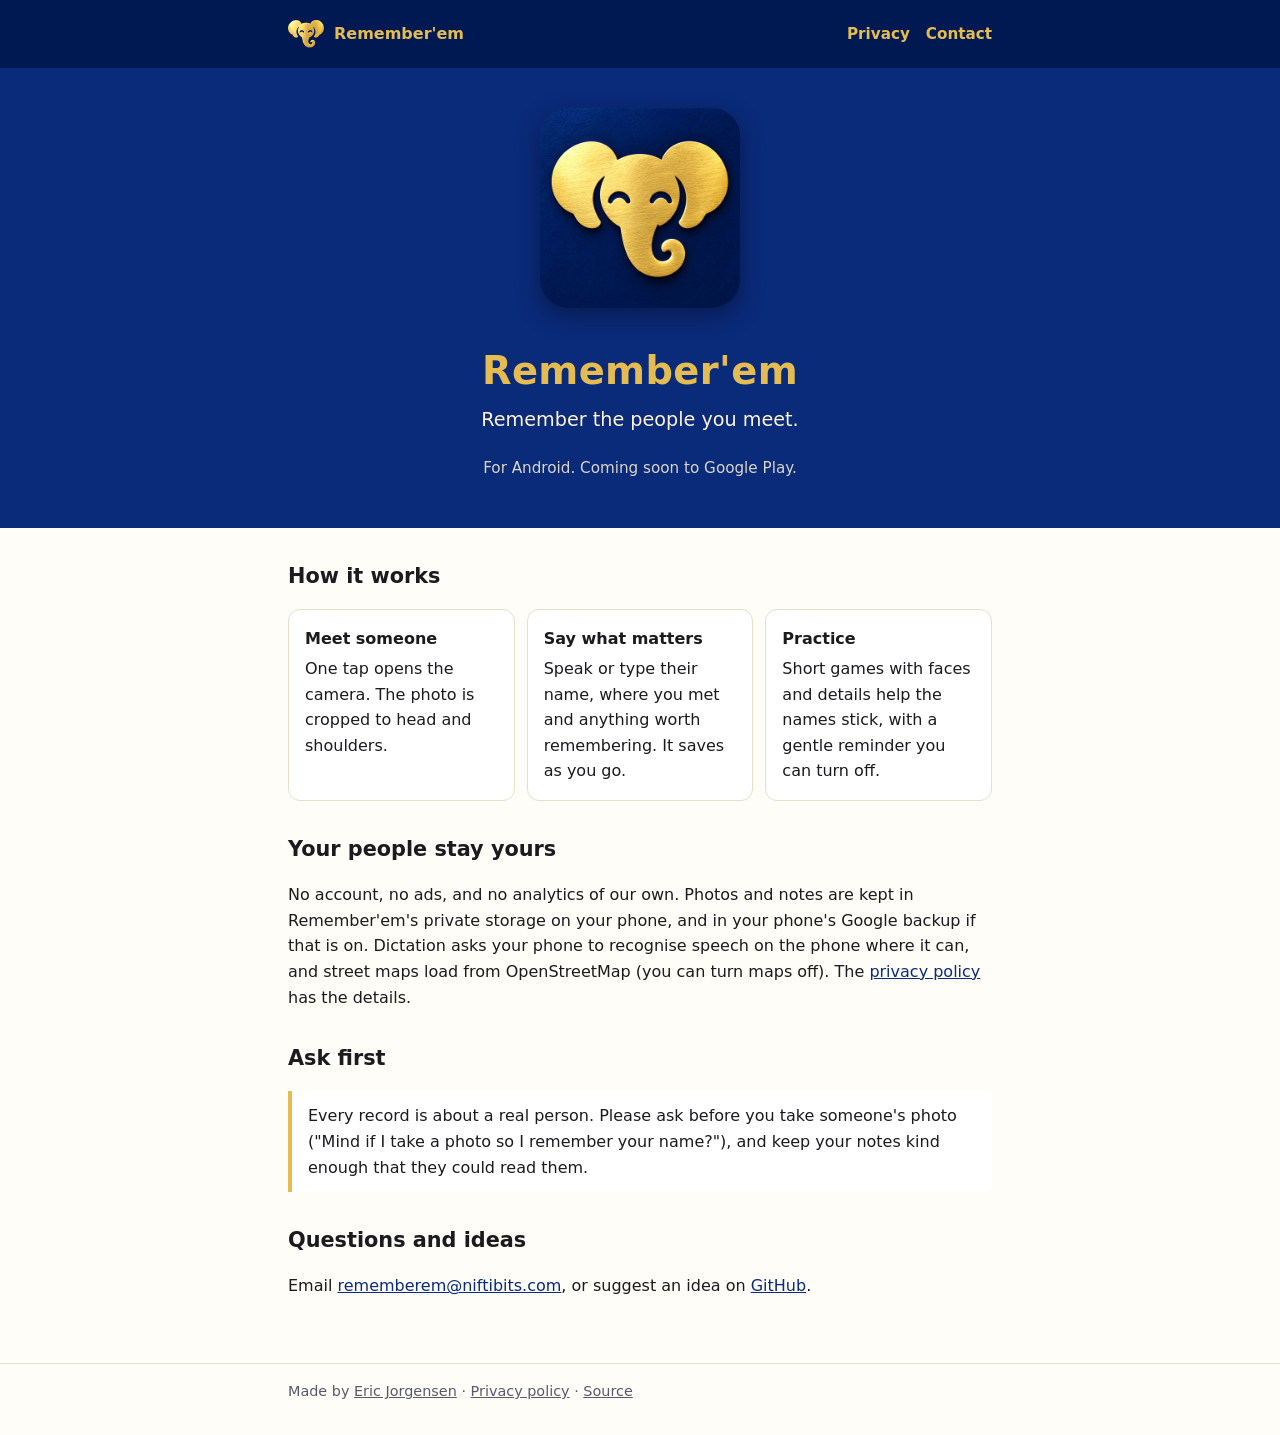
<file: site/index.html>
<!doctype html>
<html lang="en">
<head>
<meta charset="utf-8">
<meta name="viewport" content="width=device-width, initial-scale=1">
<title>Remember'em</title>
<meta name="description" content="Remember'em helps you remember the people you meet: a quick photo, their name, and what matters to them.">
<link rel="icon" href="images/favicon.png">
<link rel="apple-touch-icon" href="images/apple-touch-icon.png">
<link rel="stylesheet" href="style.css">
</head>
<body>
<header class="site">
  <div class="wrap">
    <a class="brand" href="./"><img src="images/favicon.png" alt="">Remember'em</a>
    <nav>
      <a href="privacy.html">Privacy</a>
      <a href="mailto:rememberem@niftibits.com">Contact</a>
    </nav>
  </div>
</header>

<section class="hero">
  <div class="wrap">
    <img src="images/logo.jpg" alt="Remember'em: a smiling gold elephant">
    <h1>Remember'em</h1>
    <p>Remember the people you meet.</p>
    <p class="soon">For Android. Coming soon to Google Play.</p>
  </div>
</section>

<main>
  <div class="wrap">
    <h2>How it works</h2>
    <ul class="steps">
      <li><strong>Meet someone</strong>One tap opens the camera. The photo is
        cropped to head and shoulders.</li>
      <li><strong>Say what matters</strong>Speak or type their name, where you
        met and anything worth remembering. It saves as you go.</li>
      <li><strong>Practice</strong>Short games with faces and details help the
        names stick, with a gentle reminder you can turn off.</li>
    </ul>

    <h2>Your people stay yours</h2>
    <p>No account, no ads, and no analytics of our own. Photos and notes are kept in
      Remember'em's private storage on your phone, and in your phone's Google
      backup if that is on. Dictation asks your phone to recognise speech on the
      phone where it can, and
      street maps load from OpenStreetMap (you can turn maps off). The
      <a href="privacy.html">privacy policy</a> has the details.</p>

    <h2>Ask first</h2>
    <p class="note">Every record is about a real person. Please ask before you
      take someone's photo ("Mind if I take a photo so I remember your
      name?"), and keep your notes kind enough that they could read them.</p>

    <h2>Questions and ideas</h2>
    <p>Email <a href="mailto:rememberem@niftibits.com">rememberem@niftibits.com</a>,
      or suggest an idea on
      <a href="https://github.com/nebosite/rememberem/issues">GitHub</a>.</p>
  </div>
</main>

<footer>
  <div class="wrap">
    Made by <a href="https://ericjorgensen.com">Eric Jorgensen</a> ·
    <a href="privacy.html">Privacy policy</a> ·
    <a href="https://github.com/nebosite/rememberem">Source</a>
  </div>
</footer>
</body>
</html>
</file>
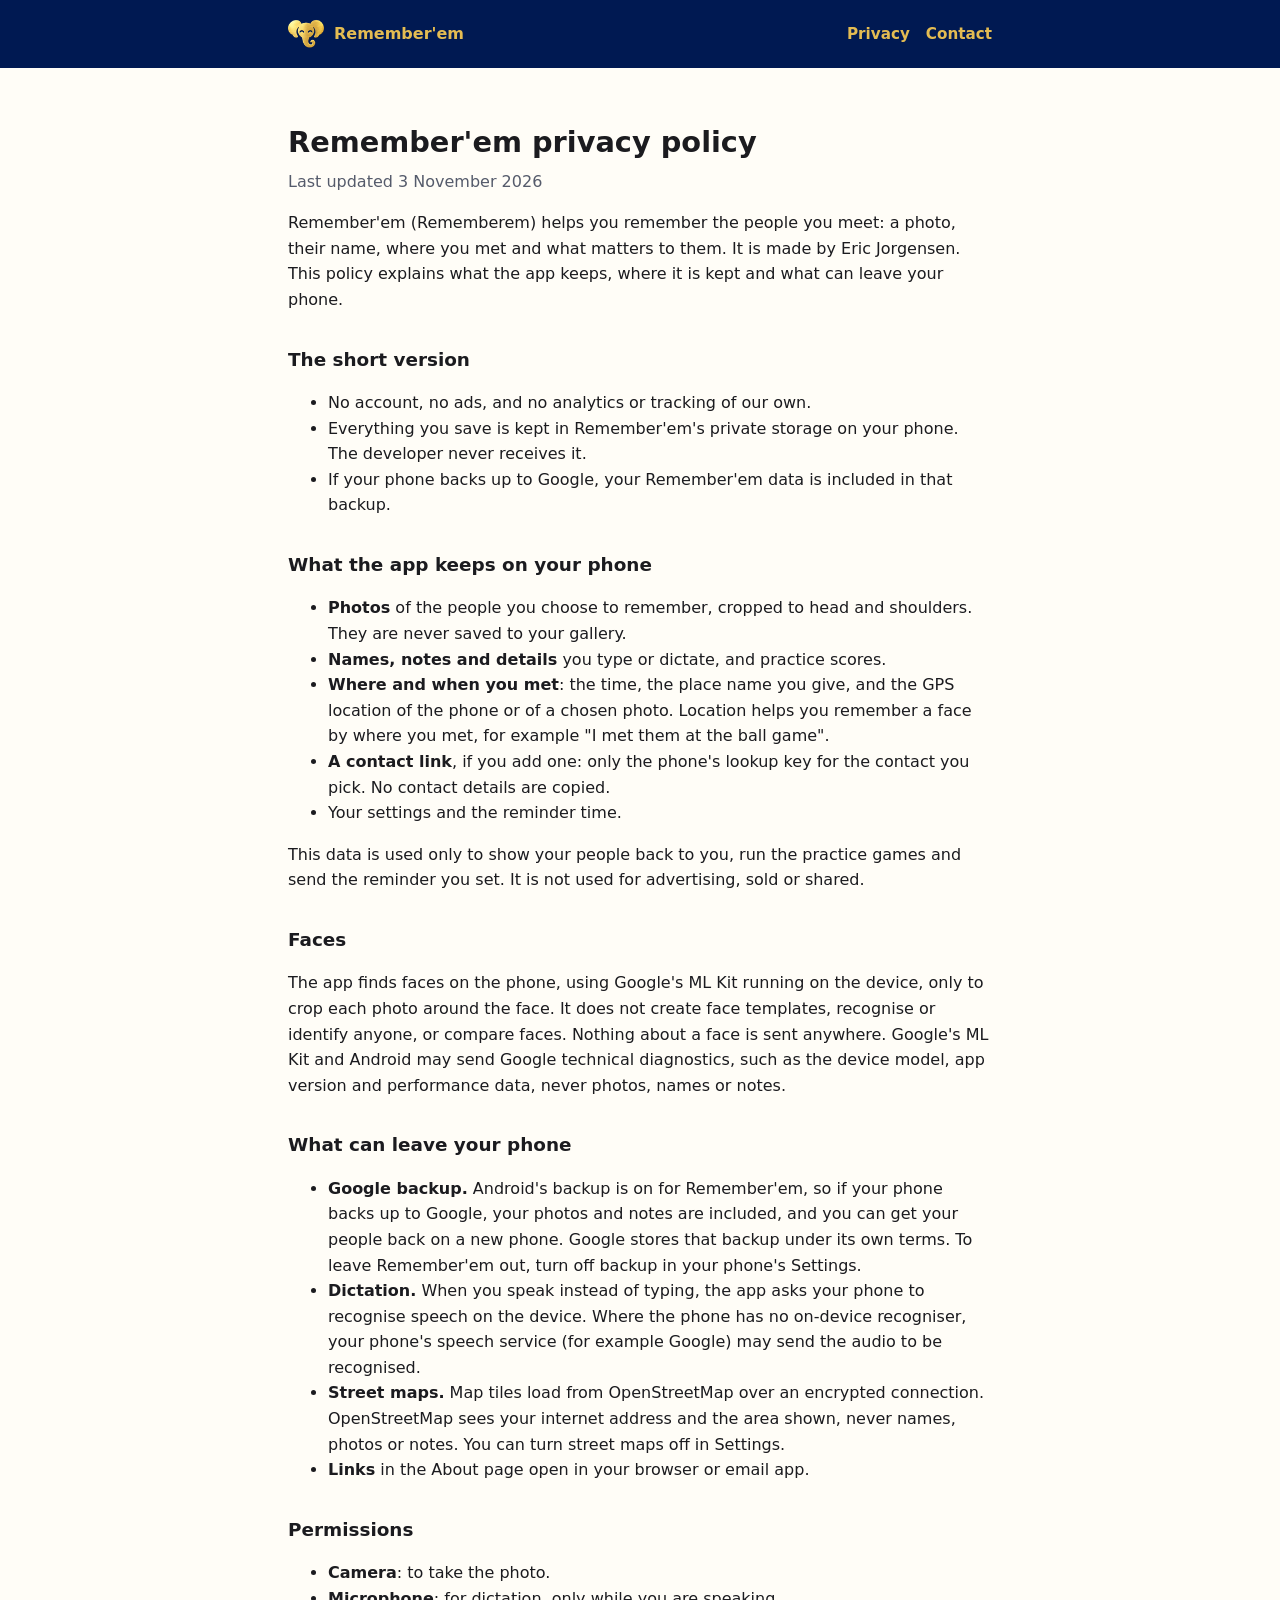
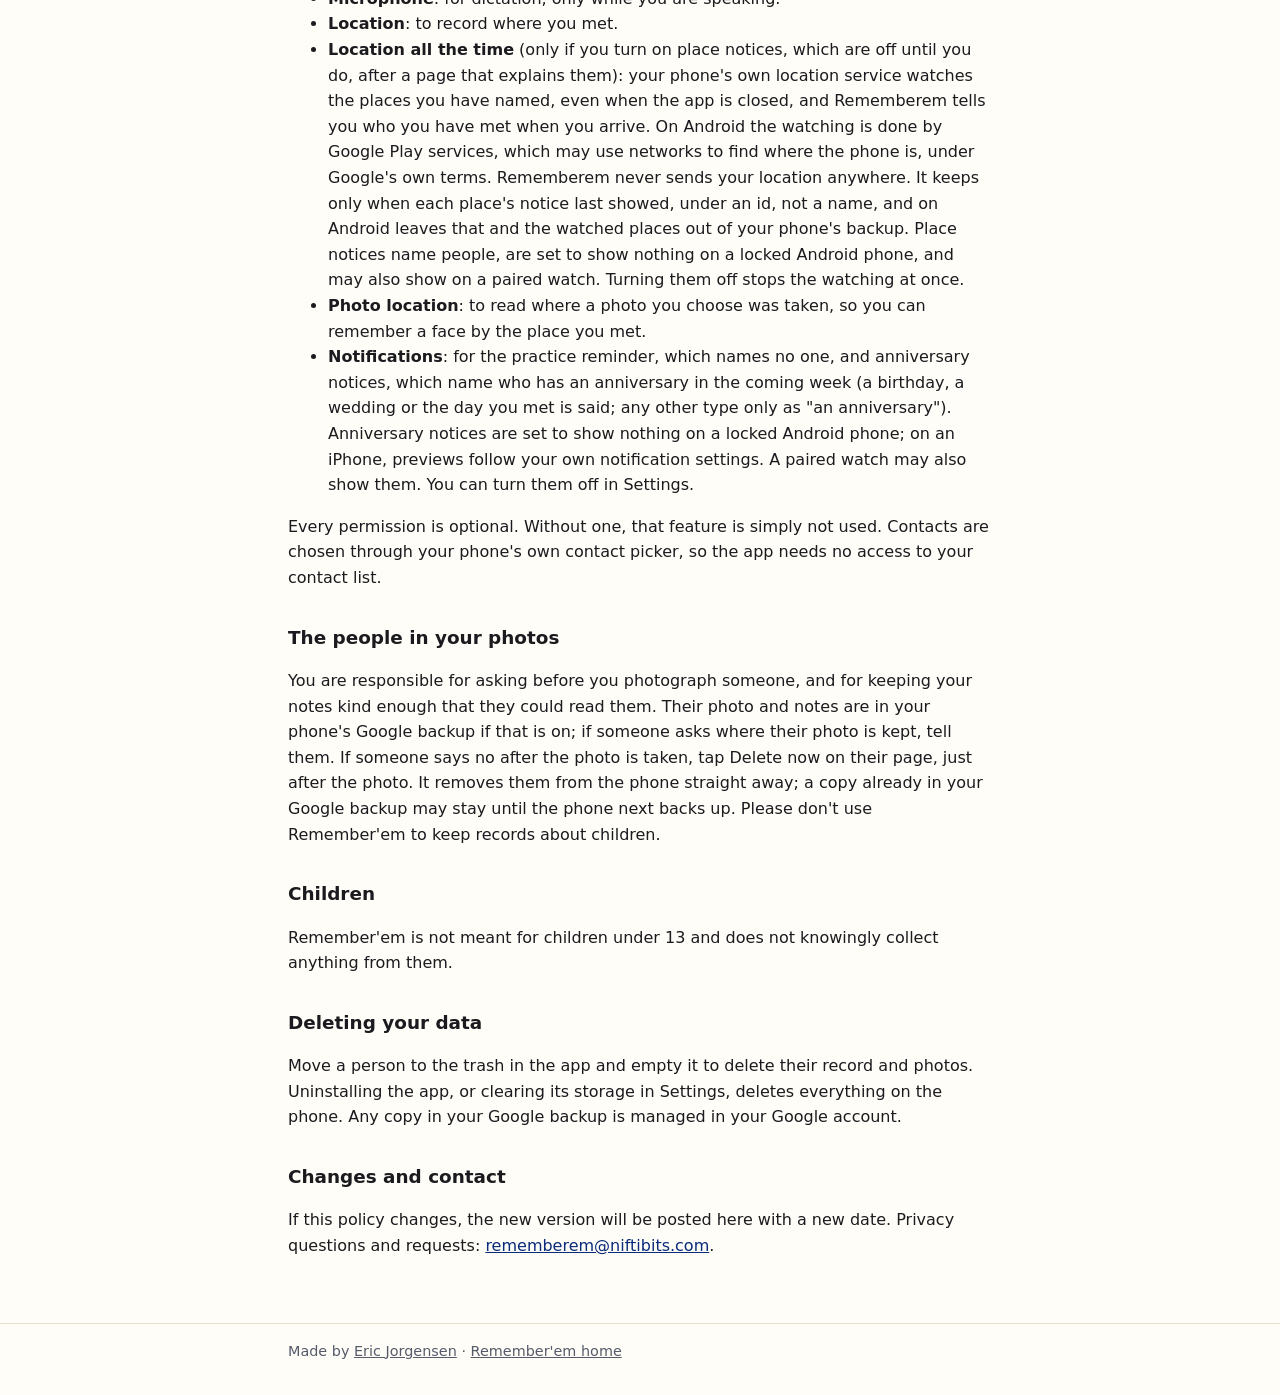
<file: site/privacy.html>
<!doctype html>
<html lang="en">
<head>
<meta charset="utf-8">
<meta name="viewport" content="width=device-width, initial-scale=1">
<title>Remember'em privacy policy</title>
<link rel="icon" href="images/favicon.png">
<link rel="stylesheet" href="style.css">
</head>
<body>
<header class="site">
  <div class="wrap">
    <a class="brand" href="./"><img src="images/favicon.png" alt="">Remember'em</a>
    <nav>
      <a href="privacy.html">Privacy</a>
      <a href="mailto:rememberem@niftibits.com">Contact</a>
    </nav>
  </div>
</header>

<main class="policy">
<div class="wrap">
<h1>Remember'em privacy policy</h1>
<p class="updated">Last updated 3 November 2026</p>

<p>Remember'em (Rememberem) helps you remember the people you meet: a photo,
their name, where you met and what matters to them. It is made by Eric
Jorgensen. This policy explains what the app keeps, where it is kept and what
can leave your phone.</p>

<h2>The short version</h2>
<ul>
  <li>No account, no ads, and no analytics or tracking of our own.</li>
  <li>Everything you save is kept in Remember'em's private storage on your
    phone. The developer never receives it.</li>
  <li>If your phone backs up to Google, your Remember'em data is included in
    that backup.</li>
</ul>

<h2>What the app keeps on your phone</h2>
<ul>
  <li><strong>Photos</strong> of the people you choose to remember, cropped
    to head and shoulders. They are never saved to your gallery.</li>
  <li><strong>Names, notes and details</strong> you type or dictate, and
    practice scores.</li>
  <li><strong>Where and when you met</strong>: the time, the place name you
    give, and the GPS location of the phone or of a chosen photo. Location
    helps you remember a face by where you met, for example "I met them at
    the ball game".</li>
  <li><strong>A contact link</strong>, if you add one: only the phone's
    lookup key for the contact you pick. No contact details are copied.</li>
  <li>Your settings and the reminder time.</li>
</ul>
<p>This data is used only to show your people back to you, run the practice
games and send the reminder you set. It is not used for advertising, sold or
shared.</p>

<h2>Faces</h2>
<p>The app finds faces on the phone, using Google's ML Kit running on the
device, only to crop each photo around the face. It does not create face
templates, recognise or identify anyone, or compare faces. Nothing about a
face is sent anywhere. Google's ML Kit and Android may send Google technical
diagnostics, such as the device model, app version and performance data,
never photos, names or notes.</p>

<h2>What can leave your phone</h2>
<ul>
  <li><strong>Google backup.</strong> Android's backup is on for Remember'em,
    so if your phone backs up to Google, your photos and notes are included,
    and you can get your people back on a new phone. Google stores that
    backup under its own terms. To leave Remember'em out, turn off backup in
    your phone's Settings.</li>
  <li><strong>Dictation.</strong> When you speak instead of typing, the app
    asks your phone to recognise speech on the device. Where the phone has
    no on-device recogniser, your phone's speech service (for example
    Google) may send the audio to be recognised.</li>
  <li><strong>Street maps.</strong> Map tiles load from OpenStreetMap over an
    encrypted connection. OpenStreetMap sees your internet address and the
    area shown, never names, photos or notes. You can turn street maps off
    in Settings.</li>
  <li><strong>Links</strong> in the About page open in your browser or email
    app.</li>
</ul>

<h2>Permissions</h2>
<ul>
  <li><strong>Camera</strong>: to take the photo.</li>
  <li><strong>Microphone</strong>: for dictation, only while you are
    speaking.</li>
  <li><strong>Location</strong>: to record where you met.</li>
  <li><strong>Location all the time</strong> (only if you turn on place
    notices, which are off until you do, after a page that explains them):
    your phone's own location service watches the places you have named,
    even when the app is closed, and Rememberem tells you who you have met
    when you arrive. On Android the watching is done by Google Play
    services, which may use networks to find where the phone is, under
    Google's own terms. Rememberem never sends your location anywhere. It
    keeps only when each place's notice last showed, under an id, not a
    name, and on Android leaves that and the watched places out of your
    phone's backup.
    Place notices name people, are set to show nothing on a locked Android
    phone, and may also show on a paired watch. Turning them off stops the
    watching at once.</li>
  <li><strong>Photo location</strong>: to read where a photo you choose was
    taken, so you can remember a face by the place you met.</li>
  <li><strong>Notifications</strong>: for the practice reminder, which
    names no one, and anniversary notices, which name who has an
    anniversary in the coming week (a birthday, a wedding or the day you met
    is said; any other type only as "an anniversary"). Anniversary notices
    are set to show nothing on a locked Android phone; on an iPhone,
    previews follow your own notification settings. A paired watch may also
    show them. You can turn them off in Settings.</li>
</ul>
<p>Every permission is optional. Without one, that feature is simply not
used. Contacts are chosen through your phone's own contact picker, so the
app needs no access to your contact list.</p>

<h2>The people in your photos</h2>
<p>You are responsible for asking before you photograph someone, and for
keeping your notes kind enough that they could read them. Their photo and
notes are in your phone's Google backup if that is on; if someone asks where
their photo is kept, tell them. If someone says no after the photo is taken,
tap Delete now on their page, just after the photo. It removes them from
the phone straight away; a copy already in your Google backup may stay
until the phone next backs up. Please don't use Remember'em
to keep records about children.</p>

<h2>Children</h2>
<p>Remember'em is not meant for children under 13 and does not knowingly
collect anything from them.</p>

<h2>Deleting your data</h2>
<p>Move a person to the trash in the app and empty it to delete their
record and photos. Uninstalling the app, or clearing its storage in
Settings, deletes everything on the phone. Any copy in your Google backup is
managed in your Google account.</p>

<h2>Changes and contact</h2>
<p>If this policy changes, the new version will be posted here with a new
date. Privacy questions and requests:
<a href="mailto:rememberem@niftibits.com">rememberem@niftibits.com</a>.</p>
</div>
</main>

<footer>
  <div class="wrap">
    Made by <a href="https://ericjorgensen.com">Eric Jorgensen</a> ·
    <a href="./">Remember'em home</a>
  </div>
</footer>
</body>
</html>
</file>
<file: site/style.css>
:root {
  --navy: #0a2a7a;
  --deep-navy: #001952;
  --gold: #e4bc52;
  --pale-gold: #fff3d6;
  --text: #1b1b1f;
  --muted: #555b6b;
  --page: #fffdf7;
  --card: #ffffff;
  --rule: #e6dfcc;
  --link: #0a2a7a;
}

@media (prefers-color-scheme: dark) {
  :root {
    --text: #ecebe6;
    --muted: #b2b5c0;
    --page: #0d1220;
    --card: #151c2e;
    --rule: #2a3350;
    --link: #f0cf74;
  }
}

* { box-sizing: border-box; }

body {
  margin: 0;
  font-family: system-ui, -apple-system, "Segoe UI", Roboto, sans-serif;
  line-height: 1.6;
  color: var(--text);
  background: var(--page);
}

a { color: var(--link); }

.wrap { max-width: 46rem; margin: 0 auto; padding: 0 16px; }

header.site {
  background: var(--deep-navy);
  color: var(--pale-gold);
}
header.site .wrap {
  display: flex;
  flex-wrap: wrap;
  align-items: center;
  gap: 12px;
  padding-top: 12px;
  padding-bottom: 12px;
}
header.site a { color: var(--gold); text-decoration: none; font-weight: 600; }
header.site .brand { display: inline-flex; align-items: center; gap: 10px; }
header.site img { width: 36px; height: 36px; }
header.site nav { margin-left: auto; display: flex; gap: 16px; font-size: .95rem; }
header.site nav a { min-height: 44px; display: inline-flex; align-items: center; }

.hero {
  background: var(--navy);
  color: var(--pale-gold);
  text-align: center;
  padding: 40px 0 48px;
}
.hero img {
  width: 200px;
  height: 200px;
  border-radius: 28px;
  box-shadow: 0 8px 24px rgba(0, 0, 0, .35);
}
.hero h1 { color: var(--gold); font-size: 2.4rem; margin: 24px 0 4px; letter-spacing: .01em; }
.hero p { font-size: 1.2rem; margin: 0; }
.hero .soon { margin-top: 20px; font-size: .95rem; opacity: .85; }

main { padding: 32px 0 48px; }
main h2 { font-size: 1.3rem; margin: 32px 0 8px; }
main h2:first-child { margin-top: 0; }

.steps { display: grid; gap: 12px; grid-template-columns: 1fr; padding: 0; list-style: none; }
@media (min-width: 640px) { .steps { grid-template-columns: repeat(3, 1fr); } }
.steps li {
  background: var(--card);
  border: 1px solid var(--rule);
  border-radius: 12px;
  padding: 16px;
}
.steps strong { display: block; margin-bottom: 4px; }

.note {
  border-left: 4px solid var(--gold);
  background: var(--card);
  padding: 12px 16px;
  border-radius: 0 8px 8px 0;
}

footer {
  border-top: 1px solid var(--rule);
  color: var(--muted);
  font-size: .9rem;
  padding: 16px 0 32px;
}
footer a { color: var(--muted); }

/* Policy pages */
.policy h1 { font-size: 1.8rem; margin-bottom: .2rem; }
.policy .updated { color: var(--muted); margin-top: 0; }
.policy h2 { font-size: 1.15rem; margin-top: 2rem; }
</file>
